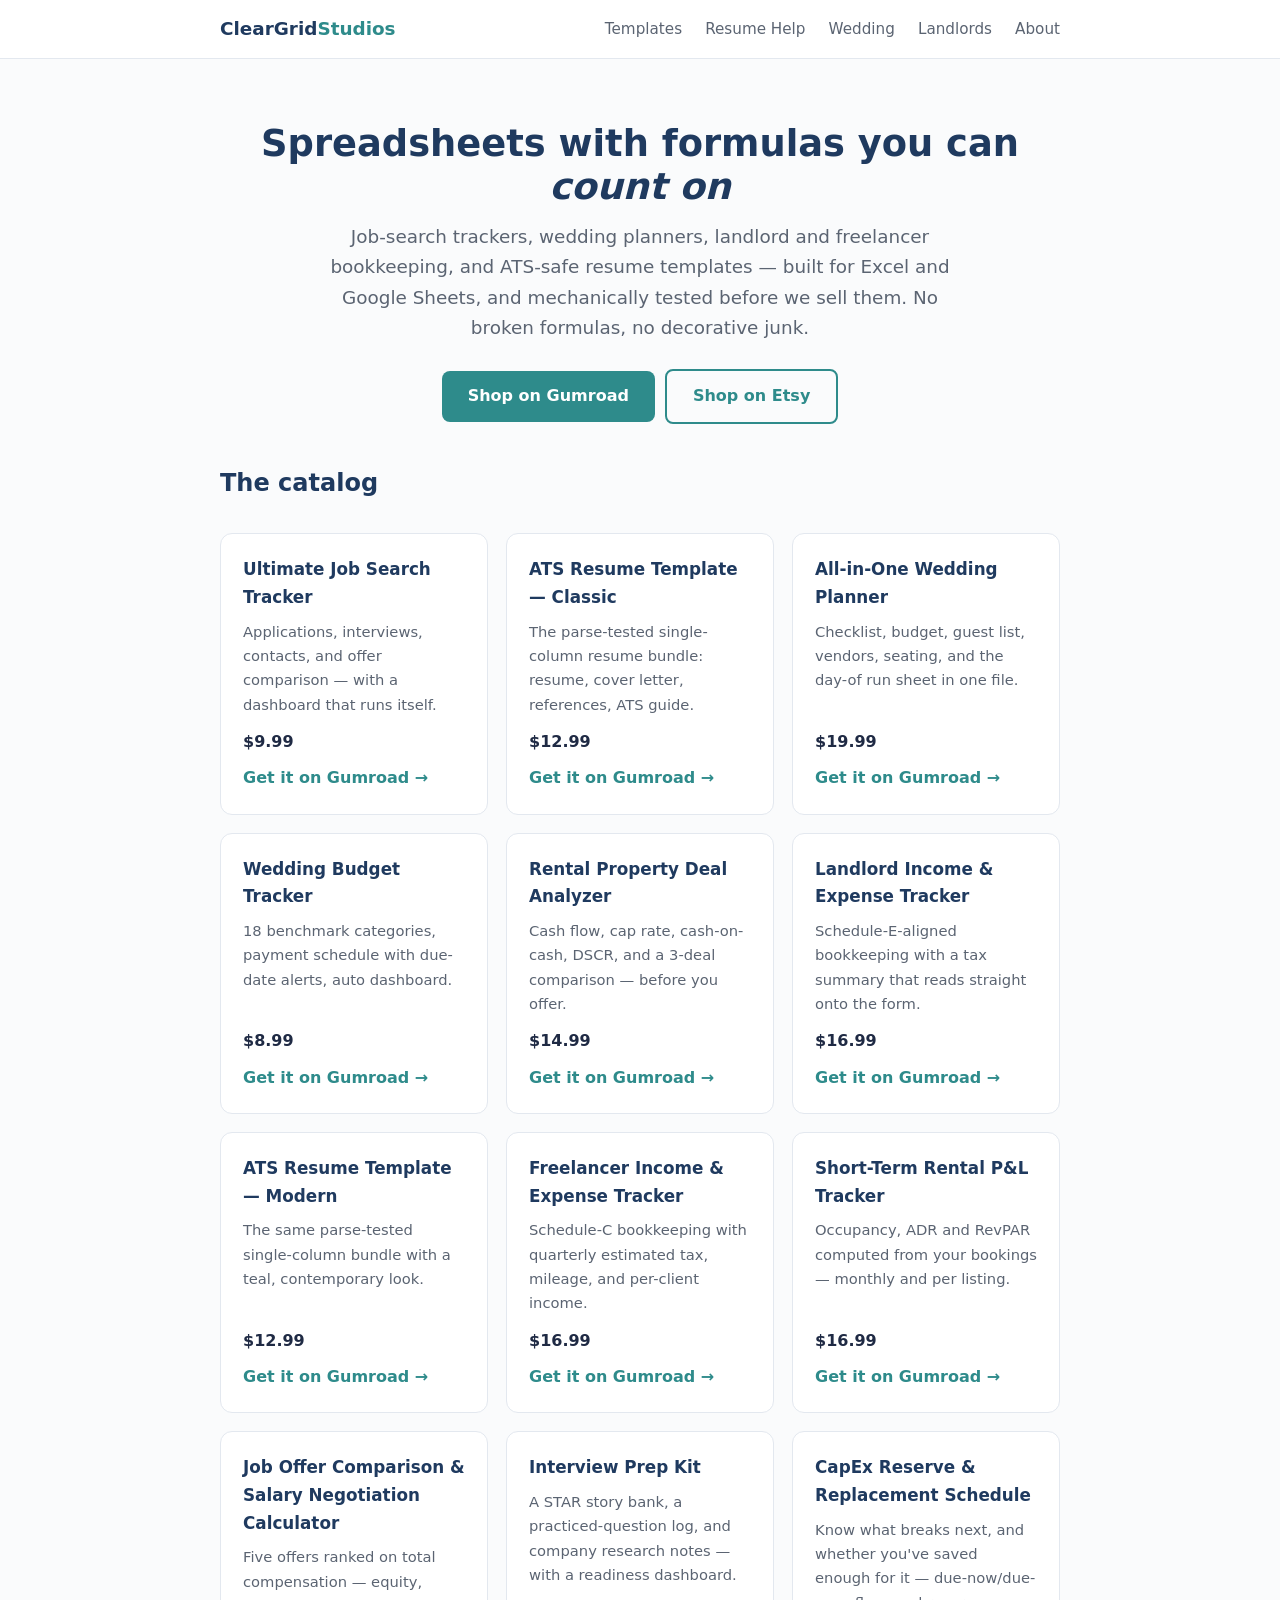
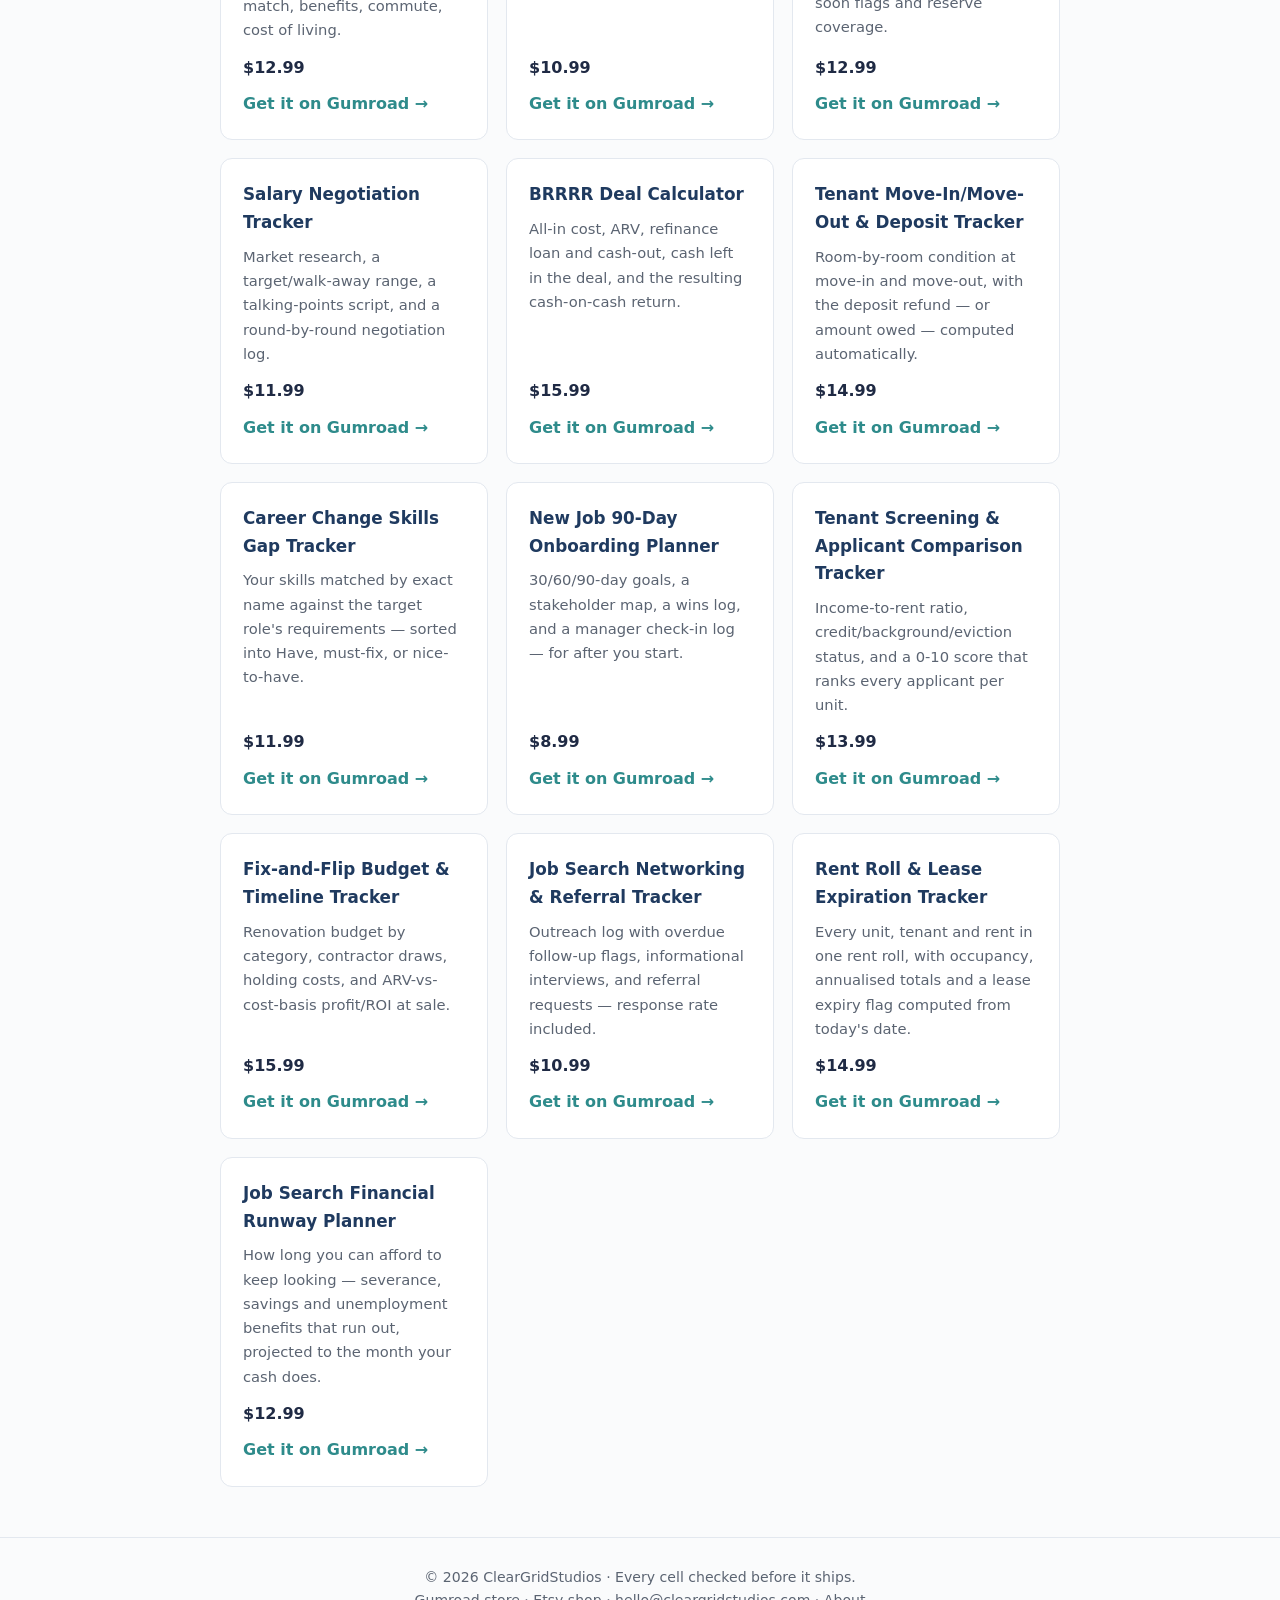
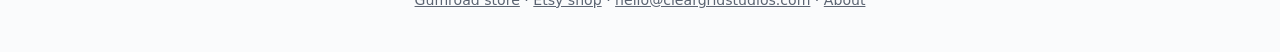
<file: index.html>
<!doctype html>
<html lang="en">
<head>
<meta charset="utf-8">
<meta name="viewport" content="width=device-width, initial-scale=1">
<title>ClearGridStudios — Spreadsheets You Can Count On</title>
<meta name="description" content="Job search trackers, wedding planners, landlord and freelancer bookkeeping, and ATS resume templates for Excel &amp; Google Sheets. Every formula verified before release.">
<link rel="canonical" href="https://cleargridstudios.com/">
<meta property="og:title" content="ClearGridStudios — Spreadsheets You Can Count On">
<meta property="og:description" content="Job search trackers, wedding planners, landlord and freelancer bookkeeping, and ATS resume templates for Excel &amp; Google Sheets. Every formula verified before release.">
<meta property="og:type" content="website">
<meta name="p:domain_verify" content="c6eddd83d54ee4cae3e0228343f279e9"/>
<link rel="stylesheet" href="style.css">
</head>
<body>
<header><div class="wrap">
<a class="logo" href="index.html">ClearGrid<span>Studios</span></a>
<nav>
<a href="index.html">Templates</a>
<a href="ats-resume-checklist.html">Resume Help</a>
<a href="wedding-budget-guide.html">Wedding</a>
<a href="rental-property-bookkeeping.html">Landlords</a>
<a href="about.html">About</a>
</nav>
</div></header>
<div class="wrap">

<div class="hero">
<h1>Spreadsheets with formulas you can <em>count on</em></h1>
<p>Job-search trackers, wedding planners, landlord and freelancer bookkeeping, and ATS-safe resume templates — built for Excel and Google Sheets, and mechanically tested before we sell them. No broken formulas, no decorative junk.</p>
<a class="btn" href="https://cleargridstudios.gumroad.com">Shop on Gumroad</a><a class="btn ghost" href="https://www.etsy.com/shop/ClearGridStudiosCo">Shop on Etsy</a>
</div>
<h2 style="color:var(--navy)">The catalog</h2>
<div class="grid"><div class="card"><h3>Ultimate Job Search Tracker</h3><p>Applications, interviews, contacts, and offer comparison — with a dashboard that runs itself.</p>
<div class="price">$9.99</div>
<a href="https://cleargridstudios.gumroad.com/l/jobsearchtracker">Get it on Gumroad →</a></div>
<div class="card"><h3>ATS Resume Template — Classic</h3><p>The parse-tested single-column resume bundle: resume, cover letter, references, ATS guide.</p>
<div class="price">$12.99</div>
<a href="https://cleargridstudios.gumroad.com/l/atsresume">Get it on Gumroad →</a></div>
<div class="card"><h3>All-in-One Wedding Planner</h3><p>Checklist, budget, guest list, vendors, seating, and the day-of run sheet in one file.</p>
<div class="price">$19.99</div>
<a href="https://cleargridstudios.gumroad.com/l/weddingplanner">Get it on Gumroad →</a></div>
<div class="card"><h3>Wedding Budget Tracker</h3><p>18 benchmark categories, payment schedule with due-date alerts, auto dashboard.</p>
<div class="price">$8.99</div>
<a href="https://cleargridstudios.gumroad.com/l/weddingbudget">Get it on Gumroad →</a></div>
<div class="card"><h3>Rental Property Deal Analyzer</h3><p>Cash flow, cap rate, cash-on-cash, DSCR, and a 3-deal comparison — before you offer.</p>
<div class="price">$14.99</div>
<a href="https://cleargridstudios.gumroad.com/l/dealanalyzer">Get it on Gumroad →</a></div>
<div class="card"><h3>Landlord Income & Expense Tracker</h3><p>Schedule-E-aligned bookkeeping with a tax summary that reads straight onto the form.</p>
<div class="price">$16.99</div>
<a href="https://cleargridstudios.gumroad.com/l/landlordtracker">Get it on Gumroad →</a></div>
<div class="card"><h3>ATS Resume Template — Modern</h3><p>The same parse-tested single-column bundle with a teal, contemporary look.</p>
<div class="price">$12.99</div>
<a href="https://cleargridstudios.gumroad.com/l/atsresumemodern">Get it on Gumroad →</a></div>
<div class="card"><h3>Freelancer Income & Expense Tracker</h3><p>Schedule-C bookkeeping with quarterly estimated tax, mileage, and per-client income.</p>
<div class="price">$16.99</div>
<a href="https://cleargridstudios.gumroad.com/l/freelancertracker">Get it on Gumroad →</a></div>
<div class="card"><h3>Short-Term Rental P&L Tracker</h3><p>Occupancy, ADR and RevPAR computed from your bookings — monthly and per listing.</p>
<div class="price">$16.99</div>
<a href="https://cleargridstudios.gumroad.com/l/strtracker">Get it on Gumroad →</a></div>
<div class="card"><h3>Job Offer Comparison & Salary Negotiation Calculator</h3><p>Five offers ranked on total compensation — equity, match, benefits, commute, cost of living.</p>
<div class="price">$12.99</div>
<a href="https://cleargridstudios.gumroad.com/l/offercompare">Get it on Gumroad →</a></div>
<div class="card"><h3>Interview Prep Kit</h3><p>A STAR story bank, a practiced-question log, and company research notes — with a readiness dashboard.</p>
<div class="price">$10.99</div>
<a href="https://cleargridstudios.gumroad.com/l/interviewprepkit">Get it on Gumroad →</a></div>
<div class="card"><h3>CapEx Reserve & Replacement Schedule</h3><p>Know what breaks next, and whether you've saved enough for it — due-now/due-soon flags and reserve coverage.</p>
<div class="price">$12.99</div>
<a href="https://cleargridstudios.gumroad.com/l/capexschedule">Get it on Gumroad →</a></div>
<div class="card"><h3>Salary Negotiation Tracker</h3><p>Market research, a target/walk-away range, a talking-points script, and a round-by-round negotiation log.</p>
<div class="price">$11.99</div>
<a href="https://cleargridstudios.gumroad.com/l/salarynegotiation">Get it on Gumroad →</a></div>
<div class="card"><h3>BRRRR Deal Calculator</h3><p>All-in cost, ARV, refinance loan and cash-out, cash left in the deal, and the resulting cash-on-cash return.</p>
<div class="price">$15.99</div>
<a href="https://cleargridstudios.gumroad.com/l/brrrrcalculator">Get it on Gumroad →</a></div>
<div class="card"><h3>Tenant Move-In/Move-Out & Deposit Tracker</h3><p>Room-by-room condition at move-in and move-out, with the deposit refund — or amount owed — computed automatically.</p>
<div class="price">$14.99</div>
<a href="https://cleargridstudios.gumroad.com/l/tenanttracker">Get it on Gumroad →</a></div>
<div class="card"><h3>Career Change Skills Gap Tracker</h3><p>Your skills matched by exact name against the target role's requirements — sorted into Have, must-fix, or nice-to-have.</p>
<div class="price">$11.99</div>
<a href="https://cleargridstudios.gumroad.com/l/careerchangetracker">Get it on Gumroad →</a></div>
<div class="card"><h3>New Job 90-Day Onboarding Planner</h3><p>30/60/90-day goals, a stakeholder map, a wins log, and a manager check-in log — for after you start.</p>
<div class="price">$8.99</div>
<a href="https://cleargridstudios.gumroad.com/l/newjobonboarding">Get it on Gumroad →</a></div>
<div class="card"><h3>Tenant Screening & Applicant Comparison Tracker</h3><p>Income-to-rent ratio, credit/background/eviction status, and a 0-10 score that ranks every applicant per unit.</p>
<div class="price">$13.99</div>
<a href="https://cleargridstudios.gumroad.com/l/tenantscreening">Get it on Gumroad →</a></div>
<div class="card"><h3>Fix-and-Flip Budget & Timeline Tracker</h3><p>Renovation budget by category, contractor draws, holding costs, and ARV-vs-cost-basis profit/ROI at sale.</p>
<div class="price">$15.99</div>
<a href="https://cleargridstudios.gumroad.com/l/fixandfliptracker">Get it on Gumroad →</a></div>
<div class="card"><h3>Job Search Networking & Referral Tracker</h3><p>Outreach log with overdue follow-up flags, informational interviews, and referral requests — response rate included.</p>
<div class="price">$10.99</div>
<a href="https://cleargridstudios.gumroad.com/l/networkingtracker">Get it on Gumroad →</a></div>
<div class="card"><h3>Rent Roll & Lease Expiration Tracker</h3><p>Every unit, tenant and rent in one rent roll, with occupancy, annualised totals and a lease expiry flag computed from today's date.</p>
<div class="price">$14.99</div>
<a href="https://cleargridstudios.gumroad.com/l/rentrolltracker">Get it on Gumroad →</a></div>
<div class="card"><h3>Job Search Financial Runway Planner</h3><p>How long you can afford to keep looking — severance, savings and unemployment benefits that run out, projected to the month your cash does.</p>
<div class="price">$12.99</div>
<a href="https://cleargridstudios.gumroad.com/l/runwayplanner">Get it on Gumroad →</a></div>
</div>

</div>
<footer><div class="wrap">
<p>© 2026 ClearGridStudios · Every cell checked before it ships.</p>
<p><a href="https://cleargridstudios.gumroad.com">Gumroad store</a> · <a href="https://www.etsy.com/shop/ClearGridStudiosCo">Etsy shop</a> · <a href="mailto:hello@cleargridstudios.com">hello@cleargridstudios.com</a> · <a href="about.html">About</a></p>
</div></footer>
</body>
</html>
</file>
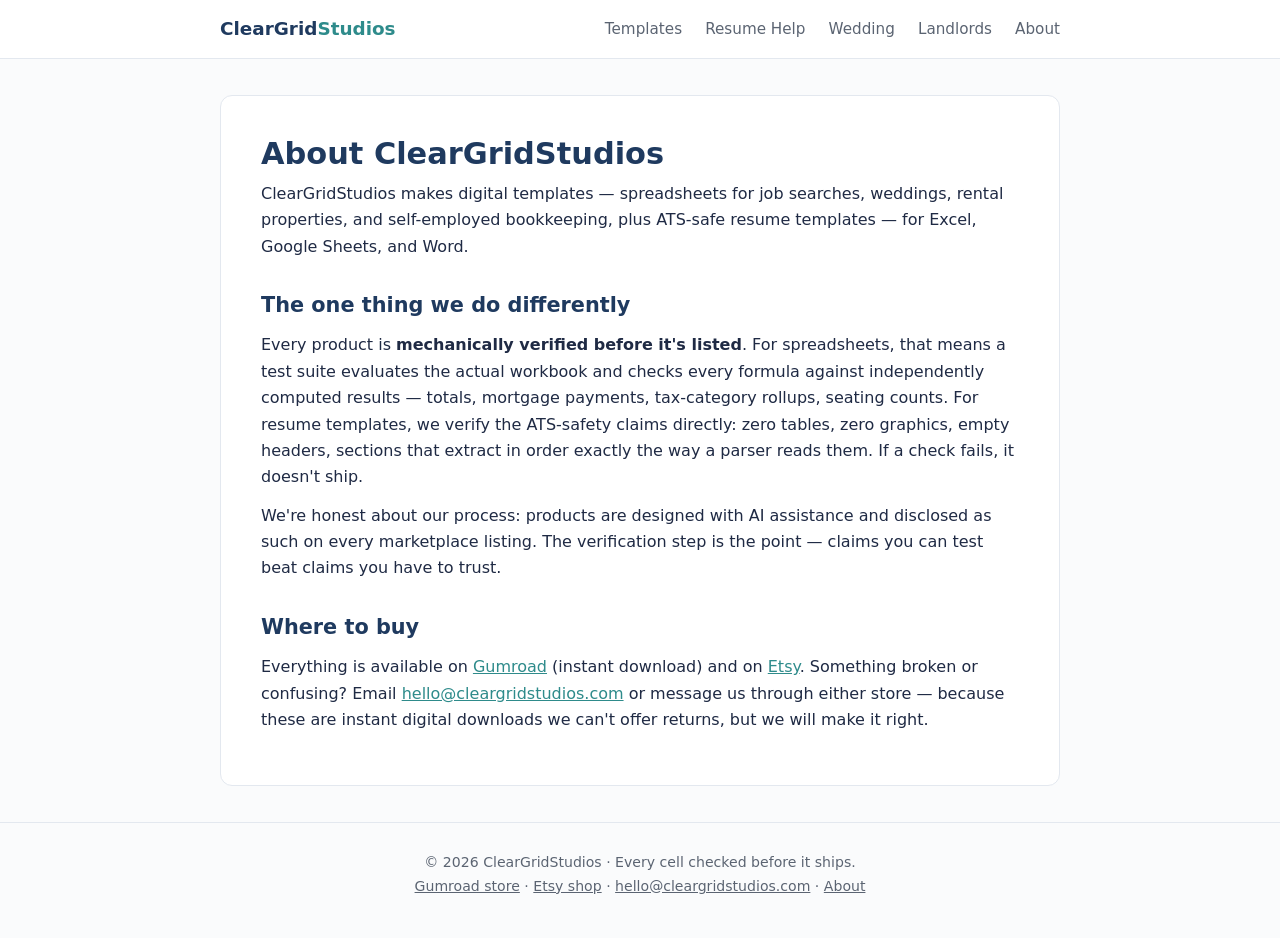
<file: about.html>
<!doctype html>
<html lang="en">
<head>
<meta charset="utf-8">
<meta name="viewport" content="width=device-width, initial-scale=1">
<title>About ClearGridStudios</title>
<meta name="description" content="ClearGridStudios builds spreadsheets and templates whose formulas are computationally verified before release. Excel &amp; Google Sheets.">
<link rel="canonical" href="https://cleargridstudios.com/about.html">
<meta property="og:title" content="About ClearGridStudios">
<meta property="og:description" content="ClearGridStudios builds spreadsheets and templates whose formulas are computationally verified before release. Excel &amp; Google Sheets.">
<meta property="og:type" content="website">
<meta name="p:domain_verify" content="c6eddd83d54ee4cae3e0228343f279e9"/>
<link rel="stylesheet" href="style.css">
</head>
<body>
<header><div class="wrap">
<a class="logo" href="index.html">ClearGrid<span>Studios</span></a>
<nav>
<a href="index.html">Templates</a>
<a href="ats-resume-checklist.html">Resume Help</a>
<a href="wedding-budget-guide.html">Wedding</a>
<a href="rental-property-bookkeeping.html">Landlords</a>
<a href="about.html">About</a>
</nav>
</div></header>
<div class="wrap">

<article>
<h1>About ClearGridStudios</h1>
<p>ClearGridStudios makes digital templates — spreadsheets for job searches, weddings, rental properties, and self-employed bookkeeping, plus ATS-safe resume templates — for Excel, Google Sheets, and Word.</p>
<h2>The one thing we do differently</h2>
<p>Every product is <strong>mechanically verified before it's listed</strong>. For spreadsheets, that means a test suite evaluates the actual workbook and checks every formula against independently computed results — totals, mortgage payments, tax-category rollups, seating counts. For resume templates, we verify the ATS-safety claims directly: zero tables, zero graphics, empty headers, sections that extract in order exactly the way a parser reads them. If a check fails, it doesn't ship.</p>
<p>We're honest about our process: products are designed with AI assistance and disclosed as such on every marketplace listing. The verification step is the point — claims you can test beat claims you have to trust.</p>
<h2>Where to buy</h2>
<p>Everything is available on <a href="https://cleargridstudios.gumroad.com">Gumroad</a> (instant download) and on <a href="https://www.etsy.com/shop/ClearGridStudiosCo">Etsy</a>. Something broken or confusing? Email <a href="mailto:hello@cleargridstudios.com">hello@cleargridstudios.com</a> or message us through either store — because these are instant digital downloads we can't offer returns, but we will make it right.</p>
</article>

</div>
<footer><div class="wrap">
<p>© 2026 ClearGridStudios · Every cell checked before it ships.</p>
<p><a href="https://cleargridstudios.gumroad.com">Gumroad store</a> · <a href="https://www.etsy.com/shop/ClearGridStudiosCo">Etsy shop</a> · <a href="mailto:hello@cleargridstudios.com">hello@cleargridstudios.com</a> · <a href="about.html">About</a></p>
</div></footer>
</body>
</html>
</file>
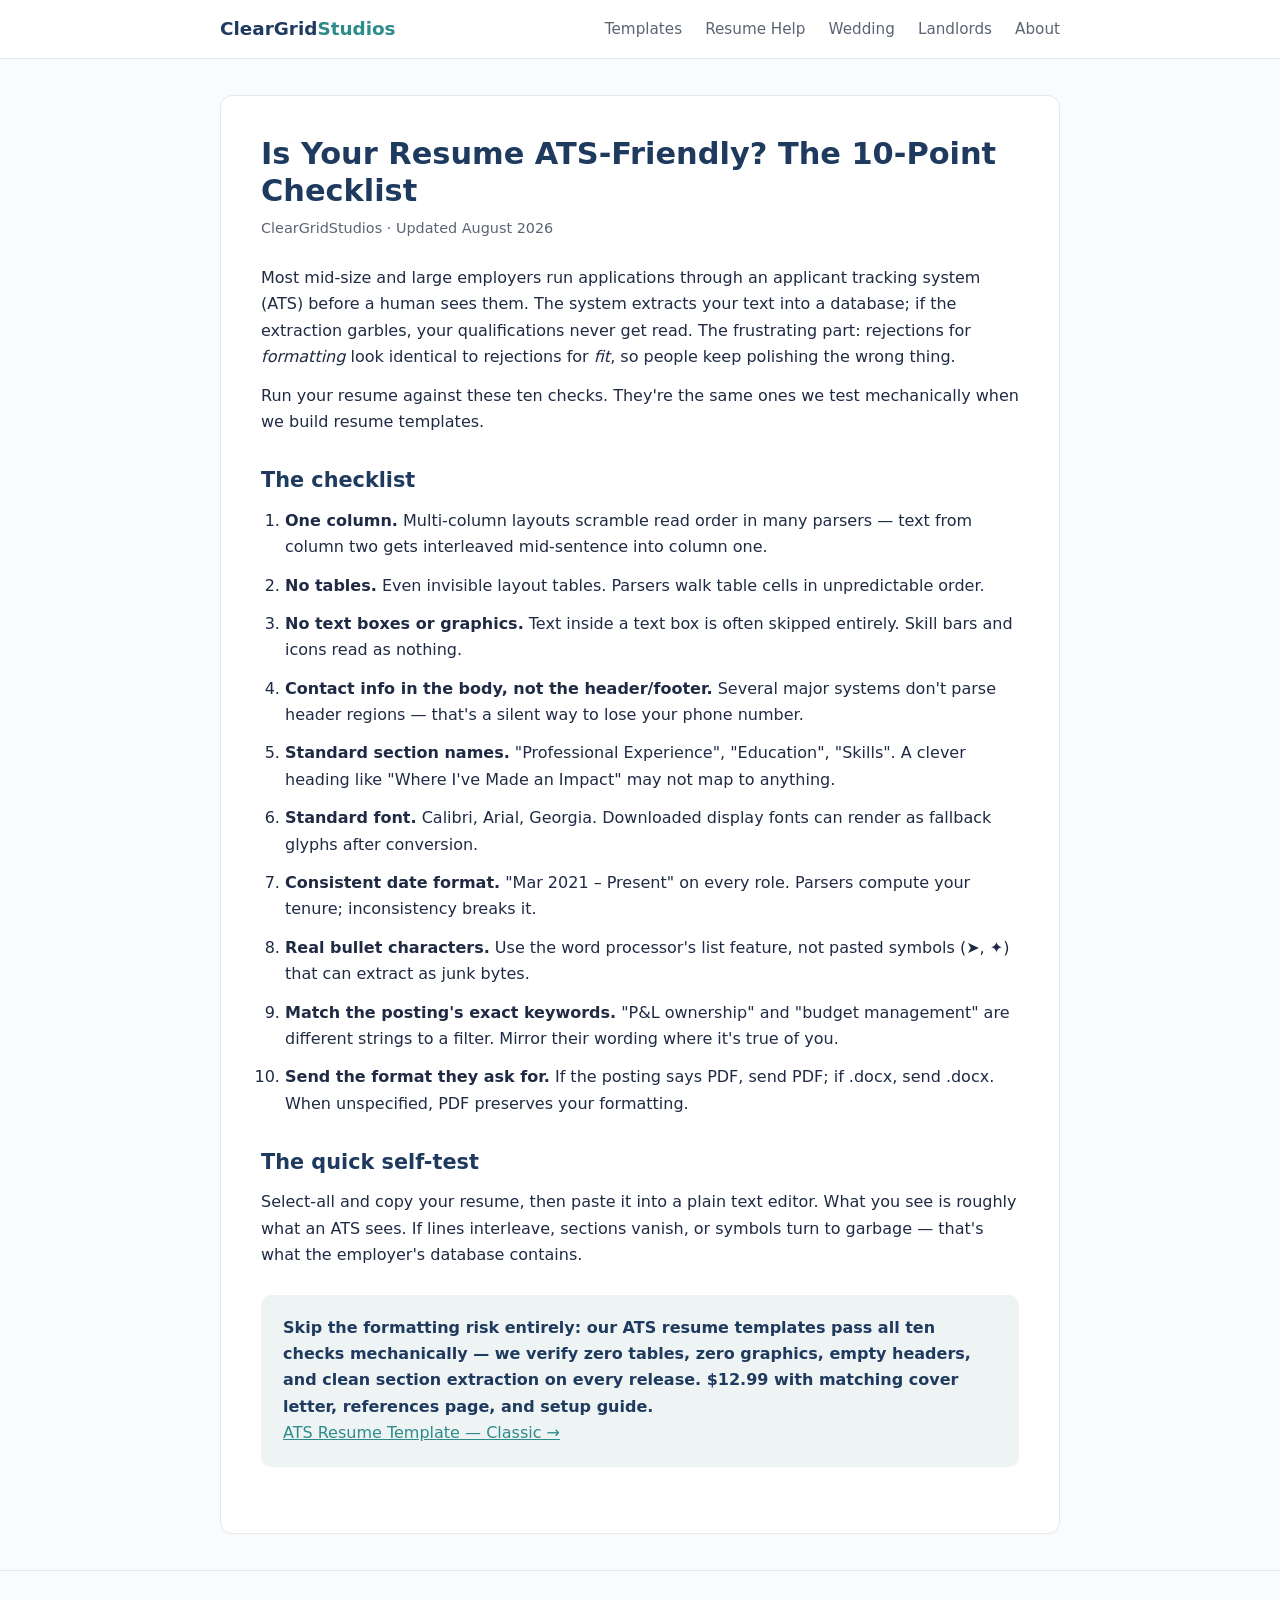
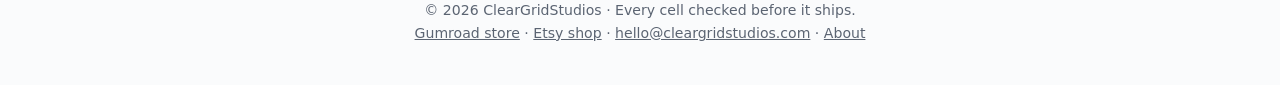
<file: ats-resume-checklist.html>
<!doctype html>
<html lang="en">
<head>
<meta charset="utf-8">
<meta name="viewport" content="width=device-width, initial-scale=1">
<title>Is Your Resume ATS-Friendly? A 10-Point Checklist (2026)</title>
<meta name="description" content="Applicant tracking systems reject resumes for formatting, not qualifications. Run this free 10-point ATS checklist before your next application.">
<link rel="canonical" href="https://cleargridstudios.com/ats-resume-checklist.html">
<meta property="og:title" content="Is Your Resume ATS-Friendly? A 10-Point Checklist (2026)">
<meta property="og:description" content="Applicant tracking systems reject resumes for formatting, not qualifications. Run this free 10-point ATS checklist before your next application.">
<meta property="og:type" content="website">
<meta name="p:domain_verify" content="c6eddd83d54ee4cae3e0228343f279e9"/>
<link rel="stylesheet" href="style.css">
</head>
<body>
<header><div class="wrap">
<a class="logo" href="index.html">ClearGrid<span>Studios</span></a>
<nav>
<a href="index.html">Templates</a>
<a href="ats-resume-checklist.html">Resume Help</a>
<a href="wedding-budget-guide.html">Wedding</a>
<a href="rental-property-bookkeeping.html">Landlords</a>
<a href="about.html">About</a>
</nav>
</div></header>
<div class="wrap">

<article>
<h1>Is Your Resume ATS-Friendly? The 10-Point Checklist</h1>
<div class="byline">ClearGridStudios · Updated August 2026</div>
<p>Most mid-size and large employers run applications through an applicant tracking system (ATS) before a human sees them. The system extracts your text into a database; if the extraction garbles, your qualifications never get read. The frustrating part: rejections for <em>formatting</em> look identical to rejections for <em>fit</em>, so people keep polishing the wrong thing.</p>
<p>Run your resume against these ten checks. They're the same ones we test mechanically when we build resume templates.</p>
<h2>The checklist</h2>
<ol>
<li><strong>One column.</strong> Multi-column layouts scramble read order in many parsers — text from column two gets interleaved mid-sentence into column one.</li>
<li><strong>No tables.</strong> Even invisible layout tables. Parsers walk table cells in unpredictable order.</li>
<li><strong>No text boxes or graphics.</strong> Text inside a text box is often skipped entirely. Skill bars and icons read as nothing.</li>
<li><strong>Contact info in the body, not the header/footer.</strong> Several major systems don't parse header regions — that's a silent way to lose your phone number.</li>
<li><strong>Standard section names.</strong> "Professional Experience", "Education", "Skills". A clever heading like "Where I've Made an Impact" may not map to anything.</li>
<li><strong>Standard font.</strong> Calibri, Arial, Georgia. Downloaded display fonts can render as fallback glyphs after conversion.</li>
<li><strong>Consistent date format.</strong> "Mar 2021 – Present" on every role. Parsers compute your tenure; inconsistency breaks it.</li>
<li><strong>Real bullet characters.</strong> Use the word processor's list feature, not pasted symbols (➤, ✦) that can extract as junk bytes.</li>
<li><strong>Match the posting's exact keywords.</strong> "P&amp;L ownership" and "budget management" are different strings to a filter. Mirror their wording where it's true of you.</li>
<li><strong>Send the format they ask for.</strong> If the posting says PDF, send PDF; if .docx, send .docx. When unspecified, PDF preserves your formatting.</li>
</ol>
<h2>The quick self-test</h2>
<p>Select-all and copy your resume, then paste it into a plain text editor. What you see is roughly what an ATS sees. If lines interleave, sections vanish, or symbols turn to garbage — that's what the employer's database contains.</p>
<div class="cta"><strong>Skip the formatting risk entirely: our ATS resume templates pass all ten checks mechanically — we verify zero tables, zero graphics, empty headers, and clean section extraction on every release. $12.99 with matching cover letter, references page, and setup guide.</strong><br><a href="https://cleargridstudios.gumroad.com/l/atsresume">ATS Resume Template — Classic →</a></div>
</article>

</div>
<footer><div class="wrap">
<p>© 2026 ClearGridStudios · Every cell checked before it ships.</p>
<p><a href="https://cleargridstudios.gumroad.com">Gumroad store</a> · <a href="https://www.etsy.com/shop/ClearGridStudiosCo">Etsy shop</a> · <a href="mailto:hello@cleargridstudios.com">hello@cleargridstudios.com</a> · <a href="about.html">About</a></p>
</div></footer>
</body>
</html>
</file>
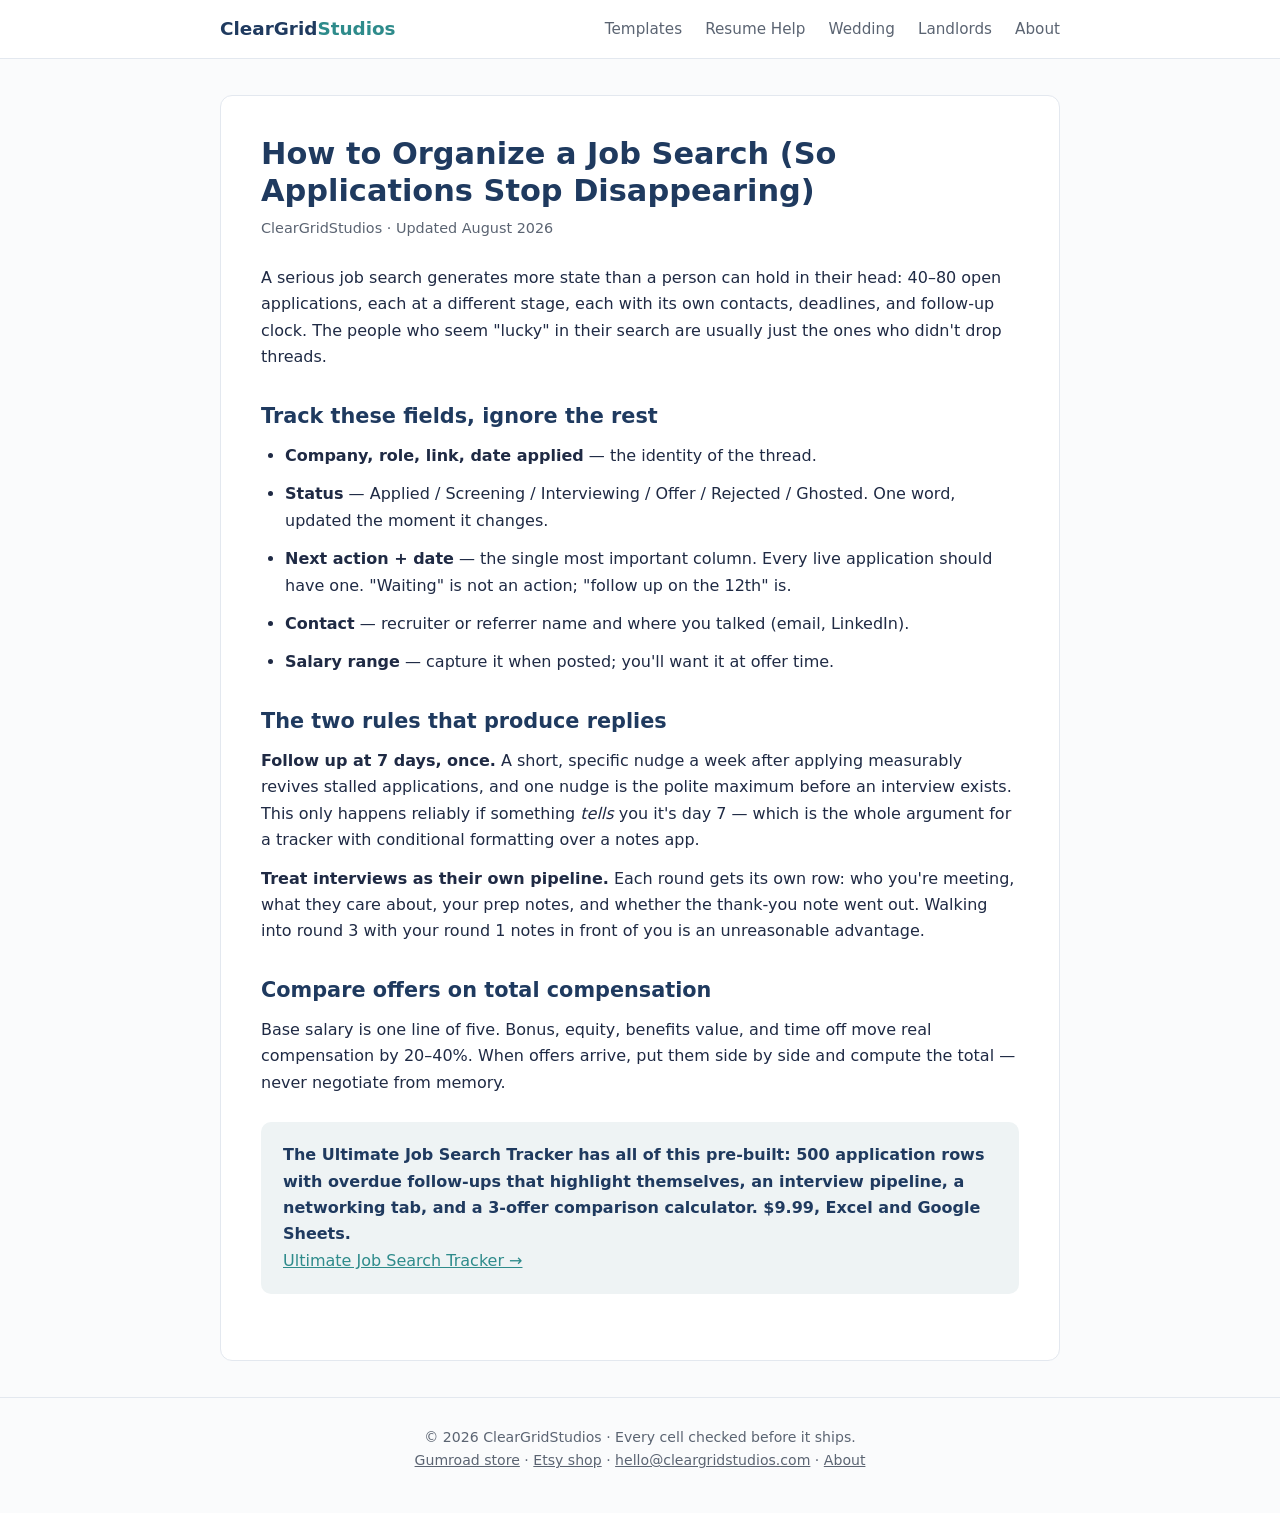
<file: job-application-tracker.html>
<!doctype html>
<html lang="en">
<head>
<meta charset="utf-8">
<meta name="viewport" content="width=device-width, initial-scale=1">
<title>How to Organize a Job Search: The Tracker System That Actually Gets Replies</title>
<meta name="description" content="Stop losing applications in your inbox. The exact tracker system for applications, follow-ups, interviews and offers — and why follow-up timing wins.">
<link rel="canonical" href="https://cleargridstudios.com/job-application-tracker.html">
<meta property="og:title" content="How to Organize a Job Search: The Tracker System That Actually Gets Replies">
<meta property="og:description" content="Stop losing applications in your inbox. The exact tracker system for applications, follow-ups, interviews and offers — and why follow-up timing wins.">
<meta property="og:type" content="website">
<meta name="p:domain_verify" content="c6eddd83d54ee4cae3e0228343f279e9"/>
<link rel="stylesheet" href="style.css">
</head>
<body>
<header><div class="wrap">
<a class="logo" href="index.html">ClearGrid<span>Studios</span></a>
<nav>
<a href="index.html">Templates</a>
<a href="ats-resume-checklist.html">Resume Help</a>
<a href="wedding-budget-guide.html">Wedding</a>
<a href="rental-property-bookkeeping.html">Landlords</a>
<a href="about.html">About</a>
</nav>
</div></header>
<div class="wrap">

<article>
<h1>How to Organize a Job Search (So Applications Stop Disappearing)</h1>
<div class="byline">ClearGridStudios · Updated August 2026</div>
<p>A serious job search generates more state than a person can hold in their head: 40–80 open applications, each at a different stage, each with its own contacts, deadlines, and follow-up clock. The people who seem "lucky" in their search are usually just the ones who didn't drop threads.</p>
<h2>Track these fields, ignore the rest</h2>
<ul>
<li><strong>Company, role, link, date applied</strong> — the identity of the thread.</li>
<li><strong>Status</strong> — Applied / Screening / Interviewing / Offer / Rejected / Ghosted. One word, updated the moment it changes.</li>
<li><strong>Next action + date</strong> — the single most important column. Every live application should have one. "Waiting" is not an action; "follow up on the 12th" is.</li>
<li><strong>Contact</strong> — recruiter or referrer name and where you talked (email, LinkedIn).</li>
<li><strong>Salary range</strong> — capture it when posted; you'll want it at offer time.</li>
</ul>
<h2>The two rules that produce replies</h2>
<p><strong>Follow up at 7 days, once.</strong> A short, specific nudge a week after applying measurably revives stalled applications, and one nudge is the polite maximum before an interview exists. This only happens reliably if something <em>tells</em> you it's day 7 — which is the whole argument for a tracker with conditional formatting over a notes app.</p>
<p><strong>Treat interviews as their own pipeline.</strong> Each round gets its own row: who you're meeting, what they care about, your prep notes, and whether the thank-you note went out. Walking into round 3 with your round 1 notes in front of you is an unreasonable advantage.</p>
<h2>Compare offers on total compensation</h2>
<p>Base salary is one line of five. Bonus, equity, benefits value, and time off move real compensation by 20–40%. When offers arrive, put them side by side and compute the total — never negotiate from memory.</p>
<div class="cta"><strong>The Ultimate Job Search Tracker has all of this pre-built: 500 application rows with overdue follow-ups that highlight themselves, an interview pipeline, a networking tab, and a 3-offer comparison calculator. $9.99, Excel and Google Sheets.</strong><br><a href="https://cleargridstudios.gumroad.com/l/jobsearchtracker">Ultimate Job Search Tracker →</a></div>
</article>

</div>
<footer><div class="wrap">
<p>© 2026 ClearGridStudios · Every cell checked before it ships.</p>
<p><a href="https://cleargridstudios.gumroad.com">Gumroad store</a> · <a href="https://www.etsy.com/shop/ClearGridStudiosCo">Etsy shop</a> · <a href="mailto:hello@cleargridstudios.com">hello@cleargridstudios.com</a> · <a href="about.html">About</a></p>
</div></footer>
</body>
</html>
</file>
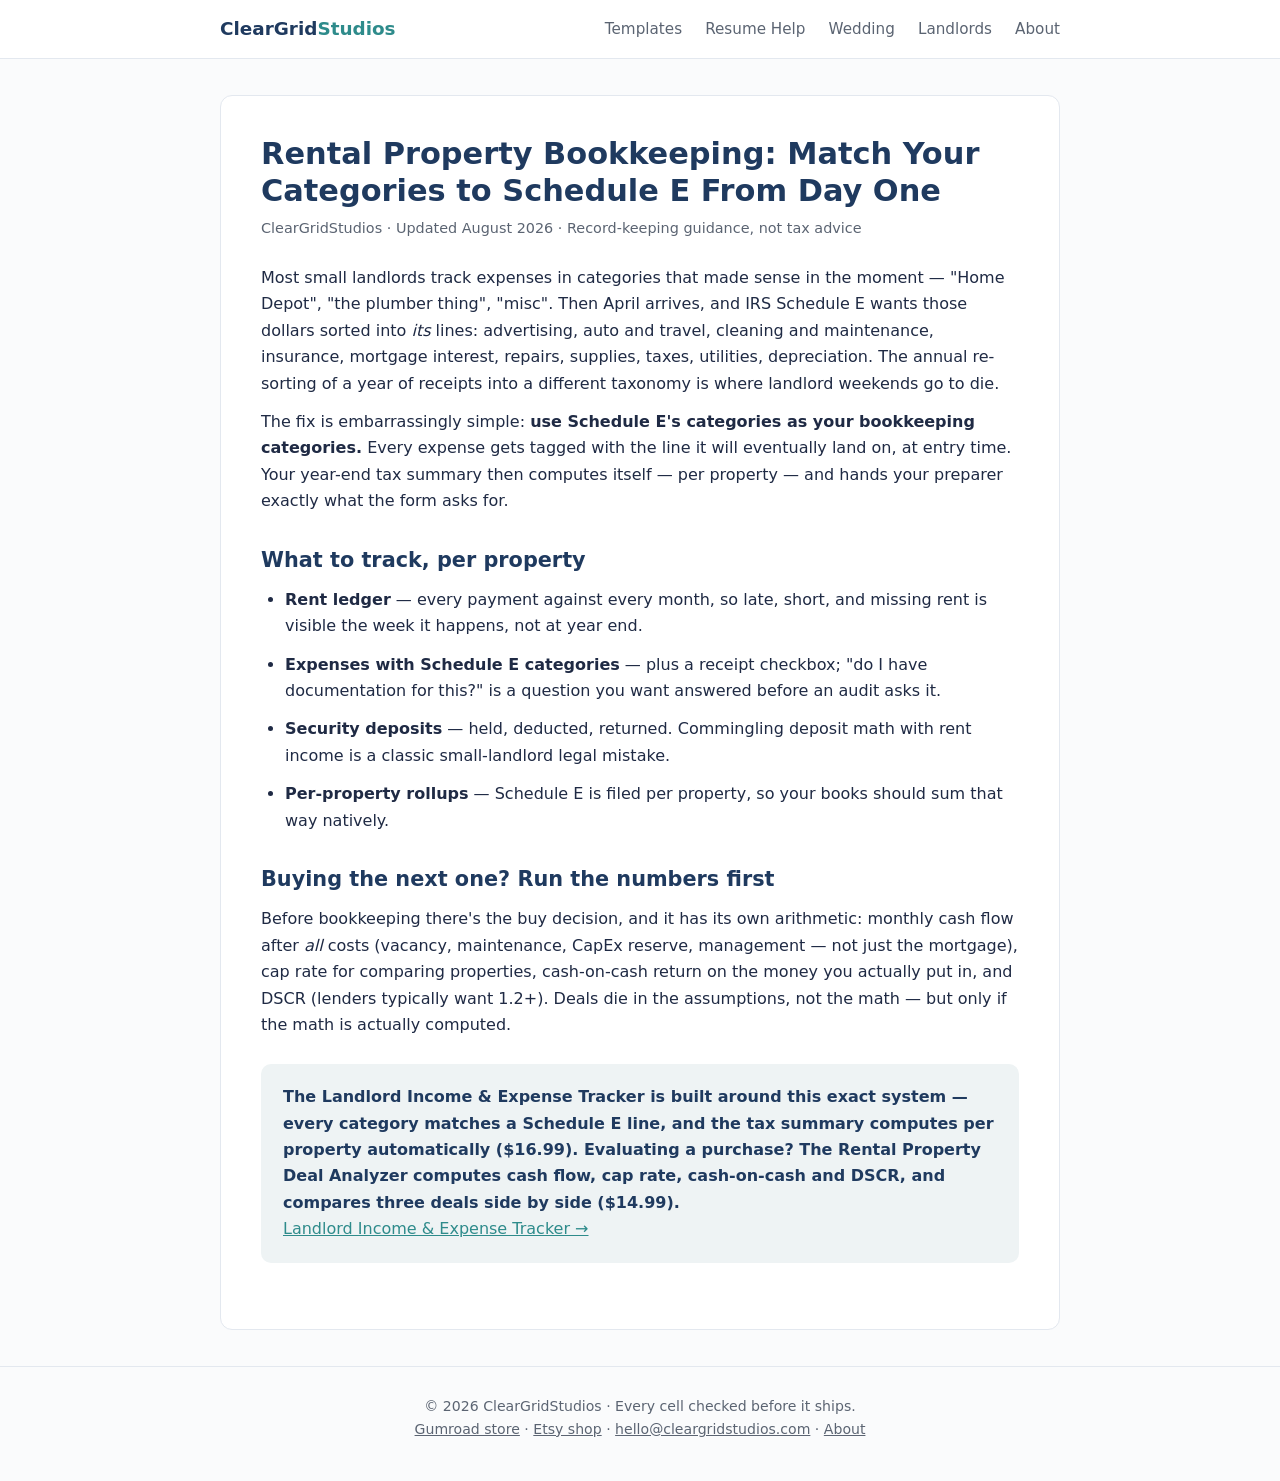
<file: rental-property-bookkeeping.html>
<!doctype html>
<html lang="en">
<head>
<meta charset="utf-8">
<meta name="viewport" content="width=device-width, initial-scale=1">
<title>Rental Property Bookkeeping: Set Up Your Categories Like Schedule E</title>
<meta name="description" content="The landlord bookkeeping mistake that costs hours every April — and the Schedule E category system that eliminates it. Plus the deal metrics that matter.">
<link rel="canonical" href="https://cleargridstudios.com/rental-property-bookkeeping.html">
<meta property="og:title" content="Rental Property Bookkeeping: Set Up Your Categories Like Schedule E">
<meta property="og:description" content="The landlord bookkeeping mistake that costs hours every April — and the Schedule E category system that eliminates it. Plus the deal metrics that matter.">
<meta property="og:type" content="website">
<meta name="p:domain_verify" content="c6eddd83d54ee4cae3e0228343f279e9"/>
<link rel="stylesheet" href="style.css">
</head>
<body>
<header><div class="wrap">
<a class="logo" href="index.html">ClearGrid<span>Studios</span></a>
<nav>
<a href="index.html">Templates</a>
<a href="ats-resume-checklist.html">Resume Help</a>
<a href="wedding-budget-guide.html">Wedding</a>
<a href="rental-property-bookkeeping.html">Landlords</a>
<a href="about.html">About</a>
</nav>
</div></header>
<div class="wrap">

<article>
<h1>Rental Property Bookkeeping: Match Your Categories to Schedule E From Day One</h1>
<div class="byline">ClearGridStudios · Updated August 2026 · Record-keeping guidance, not tax advice</div>
<p>Most small landlords track expenses in categories that made sense in the moment — "Home Depot", "the plumber thing", "misc". Then April arrives, and IRS Schedule E wants those dollars sorted into <em>its</em> lines: advertising, auto and travel, cleaning and maintenance, insurance, mortgage interest, repairs, supplies, taxes, utilities, depreciation. The annual re-sorting of a year of receipts into a different taxonomy is where landlord weekends go to die.</p>
<p>The fix is embarrassingly simple: <strong>use Schedule E's categories as your bookkeeping categories.</strong> Every expense gets tagged with the line it will eventually land on, at entry time. Your year-end tax summary then computes itself — per property — and hands your preparer exactly what the form asks for.</p>
<h2>What to track, per property</h2>
<ul>
<li><strong>Rent ledger</strong> — every payment against every month, so late, short, and missing rent is visible the week it happens, not at year end.</li>
<li><strong>Expenses with Schedule E categories</strong> — plus a receipt checkbox; "do I have documentation for this?" is a question you want answered before an audit asks it.</li>
<li><strong>Security deposits</strong> — held, deducted, returned. Commingling deposit math with rent income is a classic small-landlord legal mistake.</li>
<li><strong>Per-property rollups</strong> — Schedule E is filed per property, so your books should sum that way natively.</li>
</ul>
<h2>Buying the next one? Run the numbers first</h2>
<p>Before bookkeeping there's the buy decision, and it has its own arithmetic: monthly cash flow after <em>all</em> costs (vacancy, maintenance, CapEx reserve, management — not just the mortgage), cap rate for comparing properties, cash-on-cash return on the money you actually put in, and DSCR (lenders typically want 1.2+). Deals die in the assumptions, not the math — but only if the math is actually computed.</p>
<div class="cta"><strong>The Landlord Income & Expense Tracker is built around this exact system — every category matches a Schedule E line, and the tax summary computes per property automatically ($16.99). Evaluating a purchase? The Rental Property Deal Analyzer computes cash flow, cap rate, cash-on-cash and DSCR, and compares three deals side by side ($14.99).</strong><br><a href="https://cleargridstudios.gumroad.com/l/landlordtracker">Landlord Income & Expense Tracker →</a></div>
</article>

</div>
<footer><div class="wrap">
<p>© 2026 ClearGridStudios · Every cell checked before it ships.</p>
<p><a href="https://cleargridstudios.gumroad.com">Gumroad store</a> · <a href="https://www.etsy.com/shop/ClearGridStudiosCo">Etsy shop</a> · <a href="mailto:hello@cleargridstudios.com">hello@cleargridstudios.com</a> · <a href="about.html">About</a></p>
</div></footer>
</body>
</html>
</file>
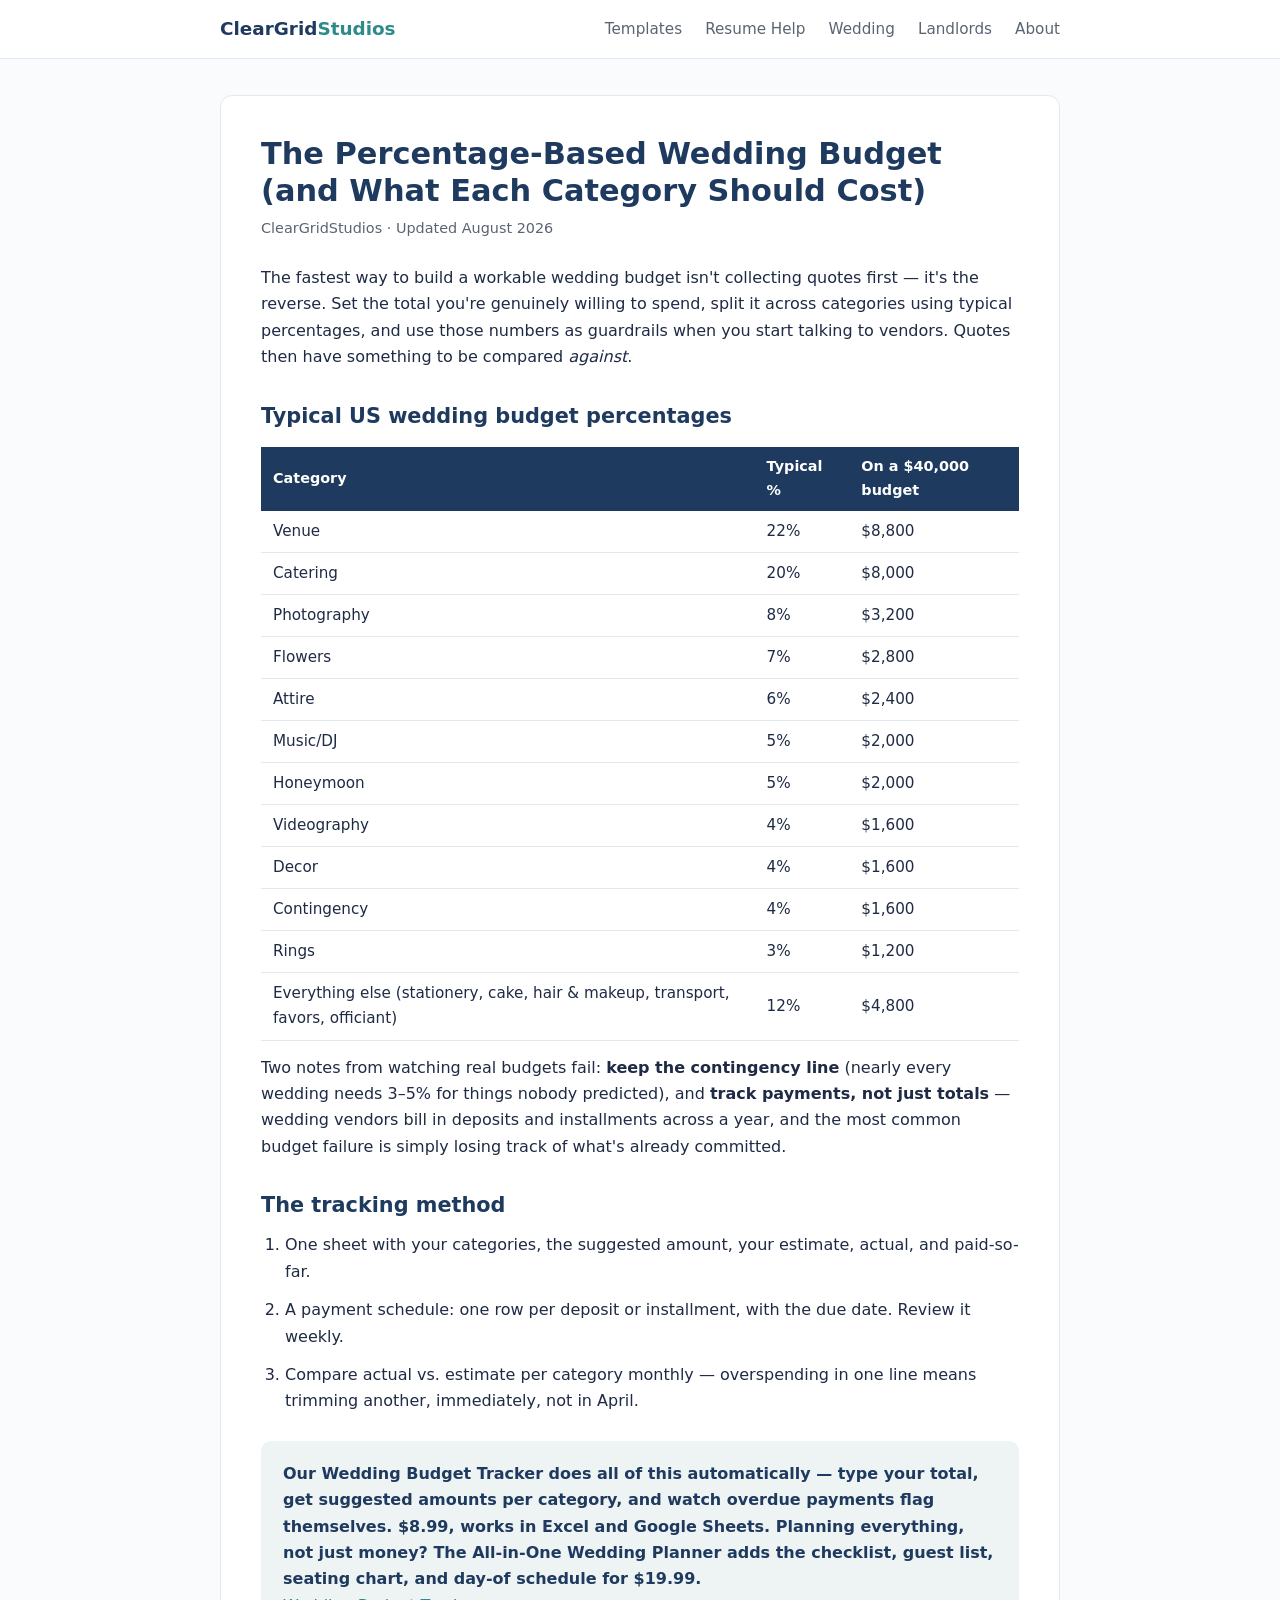
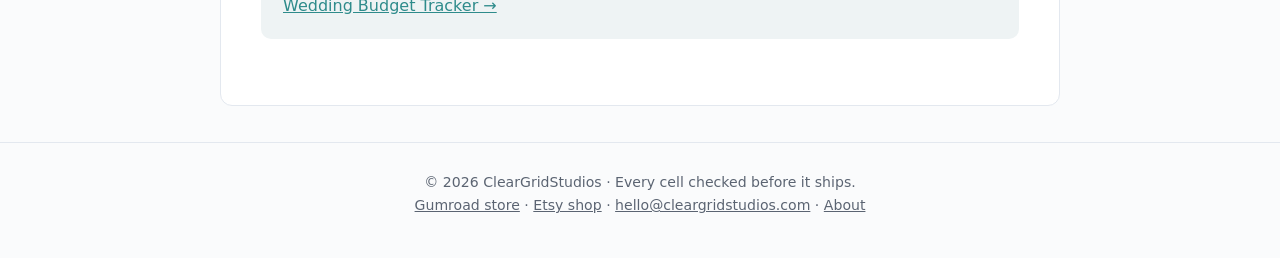
<file: wedding-budget-guide.html>
<!doctype html>
<html lang="en">
<head>
<meta charset="utf-8">
<meta name="viewport" content="width=device-width, initial-scale=1">
<title>Wedding Budget Breakdown: What Each Category Should Cost (2026)</title>
<meta name="description" content="The percentage-based wedding budget: how to split your total across venue, catering, photography and 15 other categories — with a free tracking method.">
<link rel="canonical" href="https://cleargridstudios.com/wedding-budget-guide.html">
<meta property="og:title" content="Wedding Budget Breakdown: What Each Category Should Cost (2026)">
<meta property="og:description" content="The percentage-based wedding budget: how to split your total across venue, catering, photography and 15 other categories — with a free tracking method.">
<meta property="og:type" content="website">
<meta name="p:domain_verify" content="c6eddd83d54ee4cae3e0228343f279e9"/>
<link rel="stylesheet" href="style.css">
</head>
<body>
<header><div class="wrap">
<a class="logo" href="index.html">ClearGrid<span>Studios</span></a>
<nav>
<a href="index.html">Templates</a>
<a href="ats-resume-checklist.html">Resume Help</a>
<a href="wedding-budget-guide.html">Wedding</a>
<a href="rental-property-bookkeeping.html">Landlords</a>
<a href="about.html">About</a>
</nav>
</div></header>
<div class="wrap">

<article>
<h1>The Percentage-Based Wedding Budget (and What Each Category Should Cost)</h1>
<div class="byline">ClearGridStudios · Updated August 2026</div>
<p>The fastest way to build a workable wedding budget isn't collecting quotes first — it's the reverse. Set the total you're genuinely willing to spend, split it across categories using typical percentages, and use those numbers as guardrails when you start talking to vendors. Quotes then have something to be compared <em>against</em>.</p>
<h2>Typical US wedding budget percentages</h2>
<table>
<tr><th>Category</th><th>Typical %</th><th>On a $40,000 budget</th></tr>
<tr><td>Venue</td><td>22%</td><td>$8,800</td></tr>
<tr><td>Catering</td><td>20%</td><td>$8,000</td></tr>
<tr><td>Photography</td><td>8%</td><td>$3,200</td></tr>
<tr><td>Flowers</td><td>7%</td><td>$2,800</td></tr>
<tr><td>Attire</td><td>6%</td><td>$2,400</td></tr>
<tr><td>Music/DJ</td><td>5%</td><td>$2,000</td></tr>
<tr><td>Honeymoon</td><td>5%</td><td>$2,000</td></tr>
<tr><td>Videography</td><td>4%</td><td>$1,600</td></tr>
<tr><td>Decor</td><td>4%</td><td>$1,600</td></tr>
<tr><td>Contingency</td><td>4%</td><td>$1,600</td></tr>
<tr><td>Rings</td><td>3%</td><td>$1,200</td></tr>
<tr><td>Everything else (stationery, cake, hair &amp; makeup, transport, favors, officiant)</td><td>12%</td><td>$4,800</td></tr>
</table>
<p>Two notes from watching real budgets fail: <strong>keep the contingency line</strong> (nearly every wedding needs 3–5% for things nobody predicted), and <strong>track payments, not just totals</strong> — wedding vendors bill in deposits and installments across a year, and the most common budget failure is simply losing track of what's already committed.</p>
<h2>The tracking method</h2>
<ol>
<li>One sheet with your categories, the suggested amount, your estimate, actual, and paid-so-far.</li>
<li>A payment schedule: one row per deposit or installment, with the due date. Review it weekly.</li>
<li>Compare actual vs. estimate per category monthly — overspending in one line means trimming another, immediately, not in April.</li>
</ol>
<div class="cta"><strong>Our Wedding Budget Tracker does all of this automatically — type your total, get suggested amounts per category, and watch overdue payments flag themselves. $8.99, works in Excel and Google Sheets. Planning everything, not just money? The All-in-One Wedding Planner adds the checklist, guest list, seating chart, and day-of schedule for $19.99.</strong><br><a href="https://cleargridstudios.gumroad.com/l/weddingbudget">Wedding Budget Tracker →</a></div>
</article>

</div>
<footer><div class="wrap">
<p>© 2026 ClearGridStudios · Every cell checked before it ships.</p>
<p><a href="https://cleargridstudios.gumroad.com">Gumroad store</a> · <a href="https://www.etsy.com/shop/ClearGridStudiosCo">Etsy shop</a> · <a href="mailto:hello@cleargridstudios.com">hello@cleargridstudios.com</a> · <a href="about.html">About</a></p>
</div></footer>
</body>
</html>
</file>
<file: style.css>
:root{--ink:#1F2A44;--navy:#1F3A5F;--teal:#2E8B8B;--bg:#fafbfc;--soft:#eef3f4;--gray:#5b6472;--line:#e3e8ef}
*{margin:0;padding:0;box-sizing:border-box}
body{font-family:system-ui,-apple-system,'Segoe UI',sans-serif;color:var(--ink);background:var(--bg);line-height:1.65}
a{color:var(--teal)}
.wrap{max-width:880px;margin:0 auto;padding:0 20px}
header{background:#fff;border-bottom:1px solid var(--line)}
header .wrap{display:flex;align-items:center;justify-content:space-between;padding:14px 20px}
.logo{font-weight:800;font-size:1.15rem;color:var(--navy);text-decoration:none}
.logo span{color:var(--teal)}
nav a{margin-left:18px;font-size:.95rem;text-decoration:none;color:var(--gray)}
nav a:hover{color:var(--teal)}
.hero{padding:64px 0 40px;text-align:center}
.hero h1{font-size:2.3rem;line-height:1.15;color:var(--navy);margin-bottom:14px}
.hero p{font-size:1.15rem;color:var(--gray);max-width:640px;margin:0 auto 26px}
.btn{display:inline-block;background:var(--teal);color:#fff;font-weight:700;padding:12px 26px;border-radius:8px;text-decoration:none}
.btn.ghost{background:transparent;color:var(--teal);border:2px solid var(--teal);margin-left:10px}
.grid{display:grid;grid-template-columns:repeat(auto-fill,minmax(260px,1fr));gap:18px;padding:30px 0 50px}
.card{background:#fff;border:1px solid var(--line);border-radius:12px;padding:22px;display:flex;flex-direction:column}
.card h3{color:var(--navy);font-size:1.05rem;margin-bottom:8px}
.card p{font-size:.92rem;color:var(--gray);flex:1}
.card .price{font-weight:800;color:var(--ink);margin:12px 0 10px}
.card a{font-weight:700;text-decoration:none}
article{background:#fff;border:1px solid var(--line);border-radius:12px;padding:40px;margin:36px 0}
article h1{color:var(--navy);font-size:1.9rem;line-height:1.2;margin-bottom:8px}
article .byline{color:var(--gray);font-size:.9rem;margin-bottom:24px}
article h2{color:var(--navy);font-size:1.3rem;margin:28px 0 10px}
article p,article li{margin-bottom:12px}
article ul,article ol{padding-left:24px}
article table{width:100%;border-collapse:collapse;margin:14px 0}
article th{background:var(--navy);color:#fff;text-align:left;padding:8px 12px;font-size:.9rem}
article td{border-bottom:1px solid var(--line);padding:8px 12px;font-size:.95rem}
.cta{background:var(--soft);border-radius:10px;padding:20px 22px;margin:26px 0}
.cta strong{color:var(--navy)}
footer{border-top:1px solid var(--line);padding:28px 0 40px;color:var(--gray);font-size:.88rem;text-align:center}
footer a{color:var(--gray)}
@media(max-width:600px){.hero h1{font-size:1.7rem}article{padding:26px 18px}nav a{margin-left:10px;font-size:.85rem}}
</file>
